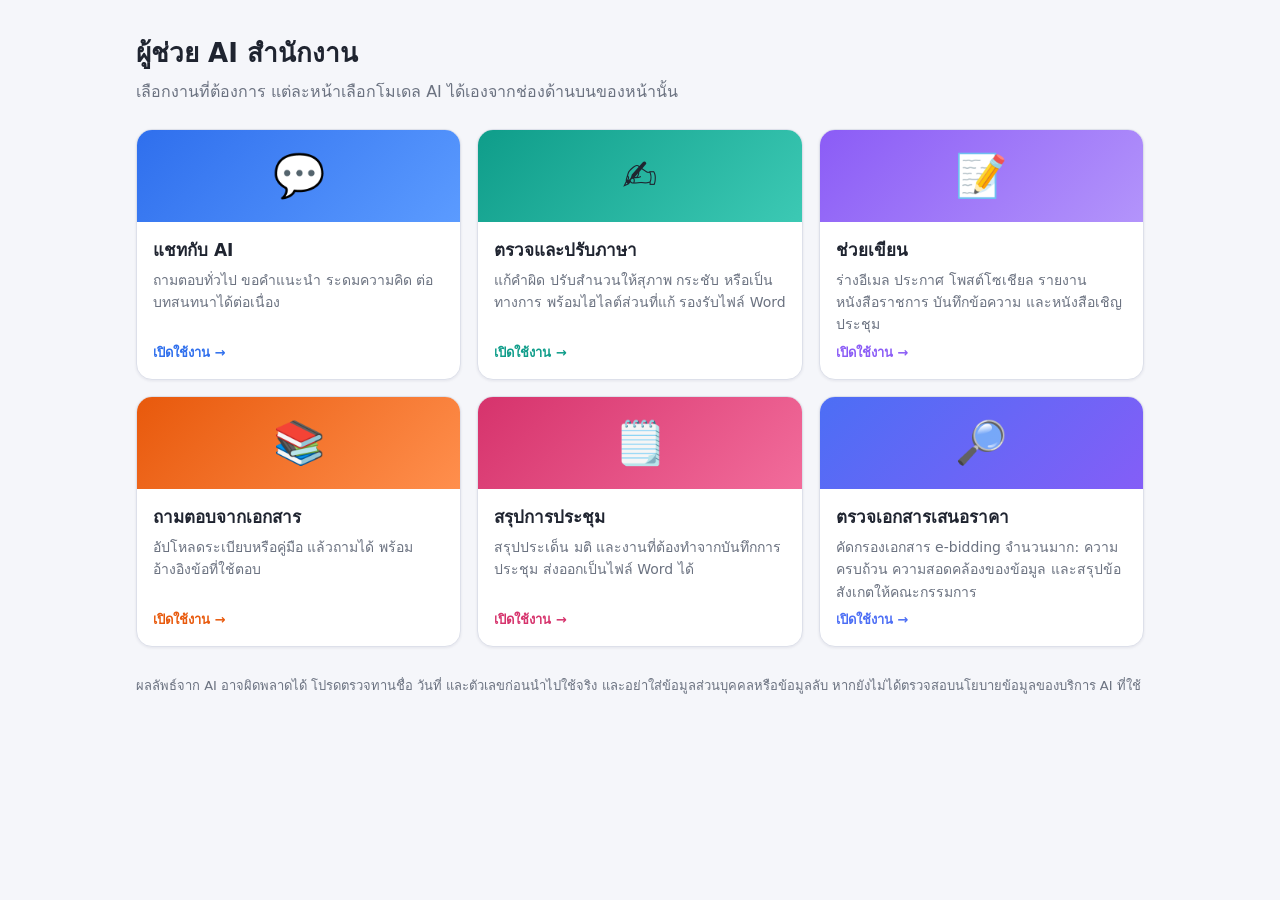
<file: templates/home.html>
<!doctype html>
<html lang="th">
<head>
<meta charset="utf-8">
<meta name="viewport" content="width=device-width, initial-scale=1">
<title>ผู้ช่วย AI สำนักงาน</title>
<style>
  :root { --bg:#f5f6fa; --card:#fff; --text:#1f2430; --mut:#6b7280; --border:#dde0ea; --shadow:0 1px 3px rgba(20,30,60,.08); }
  @media (prefers-color-scheme: dark) {
    :root { --bg:#14161c; --card:#1d2029; --text:#e6e8ef; --mut:#9aa1b2; --border:#333847; --shadow:none; }
  }
  * { box-sizing: border-box; }
  body { margin:0; background:var(--bg); color:var(--text); font-family:system-ui,"Segoe UI",Tahoma,sans-serif; }
  .wrap { max-width:1040px; margin:0 auto; padding:32px 16px 40px; }
  header { margin-bottom:24px; }
  h1 { font-size:26px; margin:0 0 6px; }
  header p { margin:0; color:var(--mut); line-height:1.6; }
  .grid { display:grid; grid-template-columns:repeat(3, 1fr); gap:16px; }
  @media (max-width:860px) { .grid { grid-template-columns:repeat(2, 1fr); } }
  @media (max-width:560px) { .grid { grid-template-columns:1fr; } }
  .banner { display:flex; flex-direction:column; min-height:210px; border-radius:16px; overflow:hidden; text-decoration:none;
            color:inherit; background:var(--card); border:1px solid var(--border); box-shadow:var(--shadow);
            transition:transform .15s ease, box-shadow .15s ease, border-color .15s ease; }
  .banner:hover, .banner:focus-visible { transform:translateY(-3px); box-shadow:0 8px 20px rgba(20,30,60,.16); border-color:var(--c); outline:none; }
  .top { height:92px; display:flex; align-items:center; justify-content:center; font-size:42px;
         background:linear-gradient(135deg, var(--c), var(--c2)); }
  .body { padding:14px 16px 16px; display:flex; flex-direction:column; gap:6px; flex:1; }
  .body h2 { margin:0; font-size:17px; }
  .body p { margin:0; font-size:14px; line-height:1.6; color:var(--mut); flex:1; }
  .go { font-size:13px; font-weight:600; color:var(--c); }
  .banner:nth-child(1) { --c:#2f6fed; --c2:#5b9bff; }
  .banner:nth-child(2) { --c:#0f9d8a; --c2:#3cc9b4; }
  .banner:nth-child(3) { --c:#8b5cf6; --c2:#b394fb; }
  .banner:nth-child(4) { --c:#e8590c; --c2:#ff8f4d; }
  .banner:nth-child(5) { --c:#d6336c; --c2:#f26c9b; }
  .banner:nth-child(6) { --c:#4c6ef5; --c2:#845ef7; }
  footer { margin-top:28px; color:var(--mut); font-size:13px; line-height:1.7; }
  @media (prefers-reduced-motion: reduce) { .banner { transition:none; } .banner:hover { transform:none; } }
</style>
</head>
<body>
<div class="wrap">
  <header>
    <h1>ผู้ช่วย AI สำนักงาน</h1>
    <p>เลือกงานที่ต้องการ แต่ละหน้าเลือกโมเดล AI ได้เองจากช่องด้านบนของหน้านั้น</p>
  </header>

  <main class="grid">
    <a class="banner" href="/chat">
      <div class="top" aria-hidden="true">💬</div>
      <div class="body">
        <h2>แชทกับ AI</h2>
        <p>ถามตอบทั่วไป ขอคำแนะนำ ระดมความคิด ต่อบทสนทนาได้ต่อเนื่อง</p>
        <span class="go">เปิดใช้งาน →</span>
      </div>
    </a>
    <a class="banner" href="/proofread">
      <div class="top" aria-hidden="true">✍️</div>
      <div class="body">
        <h2>ตรวจและปรับภาษา</h2>
        <p>แก้คำผิด ปรับสำนวนให้สุภาพ กระชับ หรือเป็นทางการ พร้อมไฮไลต์ส่วนที่แก้ รองรับไฟล์ Word</p>
        <span class="go">เปิดใช้งาน →</span>
      </div>
    </a>
    <a class="banner" href="/write">
      <div class="top" aria-hidden="true">📝</div>
      <div class="body">
        <h2>ช่วยเขียน</h2>
        <p>ร่างอีเมล ประกาศ โพสต์โซเชียล รายงาน หนังสือราชการ บันทึกข้อความ และหนังสือเชิญประชุม</p>
        <span class="go">เปิดใช้งาน →</span>
      </div>
    </a>
    <a class="banner" href="/ask">
      <div class="top" aria-hidden="true">📚</div>
      <div class="body">
        <h2>ถามตอบจากเอกสาร</h2>
        <p>อัปโหลดระเบียบหรือคู่มือ แล้วถามได้ พร้อมอ้างอิงข้อที่ใช้ตอบ</p>
        <span class="go">เปิดใช้งาน →</span>
      </div>
    </a>
    <a class="banner" href="/meeting">
      <div class="top" aria-hidden="true">🗒️</div>
      <div class="body">
        <h2>สรุปการประชุม</h2>
        <p>สรุปประเด็น มติ และงานที่ต้องทำจากบันทึกการประชุม ส่งออกเป็นไฟล์ Word ได้</p>
        <span class="go">เปิดใช้งาน →</span>
      </div>
    </a>
    <a class="banner" href="/bidding">
      <div class="top" aria-hidden="true">🔎</div>
      <div class="body">
        <h2>ตรวจเอกสารเสนอราคา</h2>
        <p>คัดกรองเอกสาร e-bidding จำนวนมาก: ความครบถ้วน ความสอดคล้องของข้อมูล และสรุปข้อสังเกตให้คณะกรรมการ</p>
        <span class="go">เปิดใช้งาน →</span>
      </div>
    </a>
  </main>

  <footer>
    ผลลัพธ์จาก AI อาจผิดพลาดได้ โปรดตรวจทานชื่อ วันที่ และตัวเลขก่อนนำไปใช้จริง
    และอย่าใส่ข้อมูลส่วนบุคคลหรือข้อมูลลับ หากยังไม่ได้ตรวจสอบนโยบายข้อมูลของบริการ AI ที่ใช้
  </footer>
</div>
</body>
</html>
</file>
